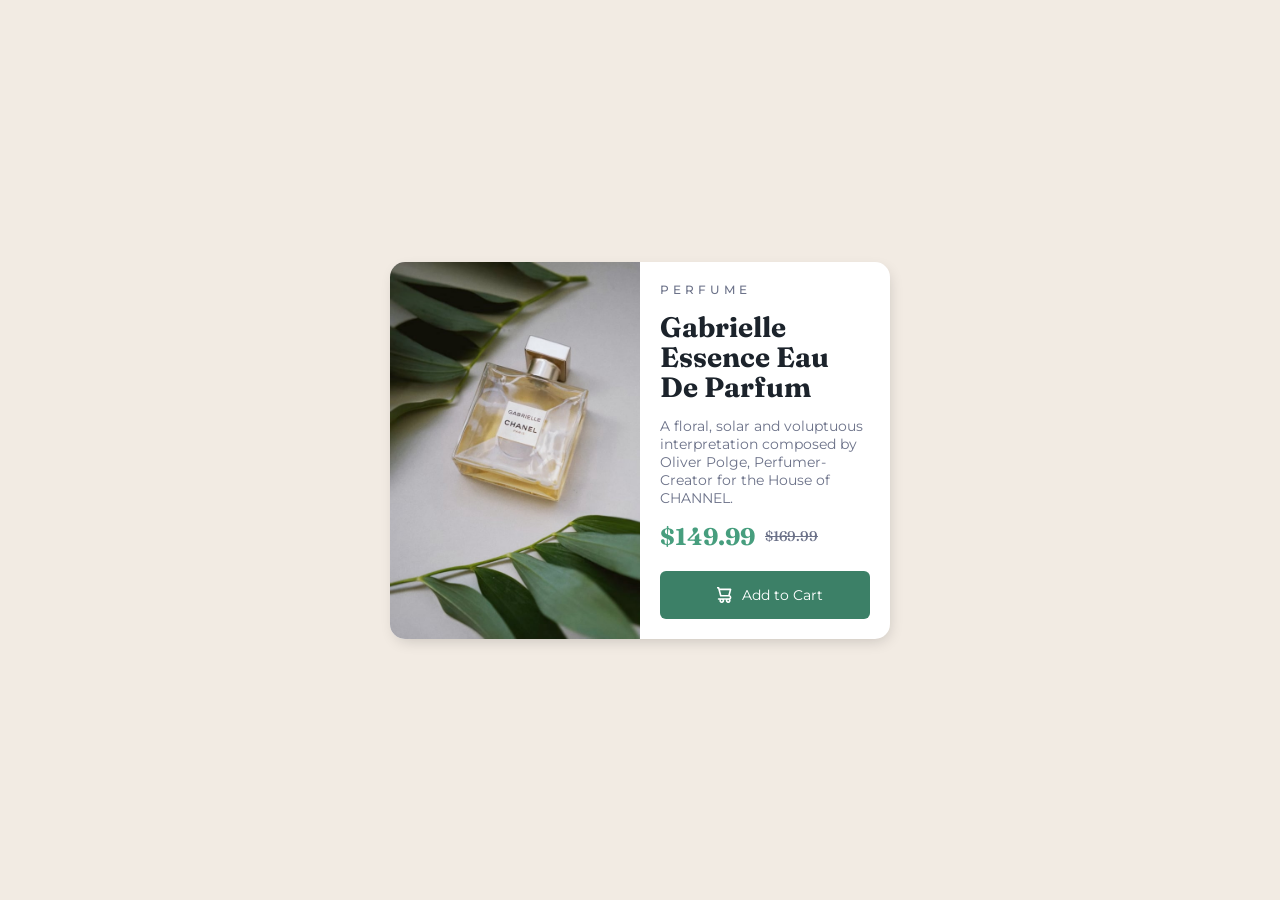
<file: Review de produto - flexbox/index.html>
<!DOCTYPE html>
<html>
<head>
    <link rel="icon" type="image/x-icon" href="images/favicon-32x32.png">
    <link rel="preconnect" href="https://fonts.googleapis.com">
    <link rel="preconnect" href="https://fonts.gstatic.com" crossorigin>
    <link href="https://fonts.googleapis.com/css2?family=Fraunces:opsz,wght@9..144,100;9..144,500;9..144,700&family=Montserrat:wght@500;700&display=swap" rel="stylesheet">
    <meta charset='utf-8'>
    <meta http-equiv='X-UA-Compatible' content='IE=edge'>
    <title>Review de produto - Flexbox</title>
    <meta name='viewport' content='width=device-width, initial-scale=1'>
    <link rel='stylesheet' type='text/css' media='screen' href='css/style.css'>
</head>
<body>
    <div class="contents">
    <section class="cartao-desktop">
        <img class="desktop" src="images/image-product-desktop.jpg">
        <img class="mobile" src="images/image-product-mobile.jpg">
        <div class="texto-cartao">
            <p class="perfume">PERFUME</p>
            <h1>Gabrielle Essence Eau De Parfum</h1>
            <p class="content">A floral, solar and voluptuous interpretation composed by Oliver Polge, Perfumer-Creator for the House of CHANNEL.</p>
            <div class="preco">
                <h2>$149.99</h2>
                <p>$169.99</p>
            </div>
            <button><i class="carrinho"></i>Add to Cart</button>
        </div>        
    </section>
</div>
</body>
    <script>
    console.log("Desafio do Frontend Mentor. Codificado por Luan Resende.");
    </script>
</html>
</file>
<file: Review de produto - flexbox/css/style.css>
*{
    margin: 0;
    padding: 0;
    box-sizing: border-box;
    font-family: 'montserrat', sans-serif;
}

body{
    background-color: hsl(30, 38%, 92%); 
}
.contents{
    max-width: 1440px;
    height: 100VH;
    justify-content: center;
    display: flex;
    flex-direction: column;
    align-items: center;
}
section.cartao-desktop{
    display: flex;
        width: 500px;
        background-color: white;    
        border-radius: 15px;
        box-shadow: 2px 5px 15px -4px rgba(0,0,0,0.19); 
}
section.cartao-desktop img.mobile{
    display: none;
    max-width: 100%;
    border-top-left-radius: 15px;
    border-top-right-radius: 15px;
}
section.cartao-desktop img.desktop{
    max-width: 50%;
    border-top-left-radius: 15px;
    border-bottom-left-radius: 15px;
}
section.cartao-desktop .texto-cartao{
   padding: 20px;  
}
p.perfume{
    letter-spacing: 4px;
    font-size: 12px;
    font-weight: 500;
    color: hsl(228, 12%, 48%);
}
.texto-cartao h1{
    margin-top: 15px;
    color: hsl(212, 21%, 14%);
    font-family: 'Fraunces', sans-serif;
    font-size: 28px;
    line-height: 30px;
}
p.content{
    margin-top: 15px;
    color: hsl(228, 12%, 48%);
    font-size: 14px;
}
.preco{
    margin-top: 15px;
    display: flex;
    align-items: center;
    
}
.preco h2{
    font-family: 'Fraunces', sans-serif;
    font-weight: 700;
    color:hsl(158, 38%, 45%) ;

}
.preco p{
    font-family: 'Fraunces', sans-serif;
    font-weight: 500;
    font-style: normal;
    font-size: 14px;
    margin-left: 10px;
    text-decoration: line-through;
    color: hsl(228, 12%, 48%);
}
i.carrinho{
    background-image: url(../images/icon-cart.svg);
    background-repeat: no-repeat;
    padding: 10px;
    background-position: center;
    margin: 0 7px;
}
button{ 
    margin-top: 20px;
    background-color: hsl(158, 36%, 37%);
    width: 100%;
    padding: 15px 0;
    font-size: 14px;
    color: white;
    
    border: none;
    border-radius: 6px;
    transition: 0.5s;
    cursor: pointer;
}
button:hover{
    background-color: hsl(158, 36%, 24%);
}
.credits{
    color: hsl(228, 12%, 48%);
}
@media only screen and (max-width: 480px){
    section.cartao-desktop{
    flex-direction: column;
    width: 90vw;
}
    section.cartao-desktop img.mobile{
        display: block;
    }
    section.cartao-desktop img.desktop{
        display: none;
    }
}
</file>
